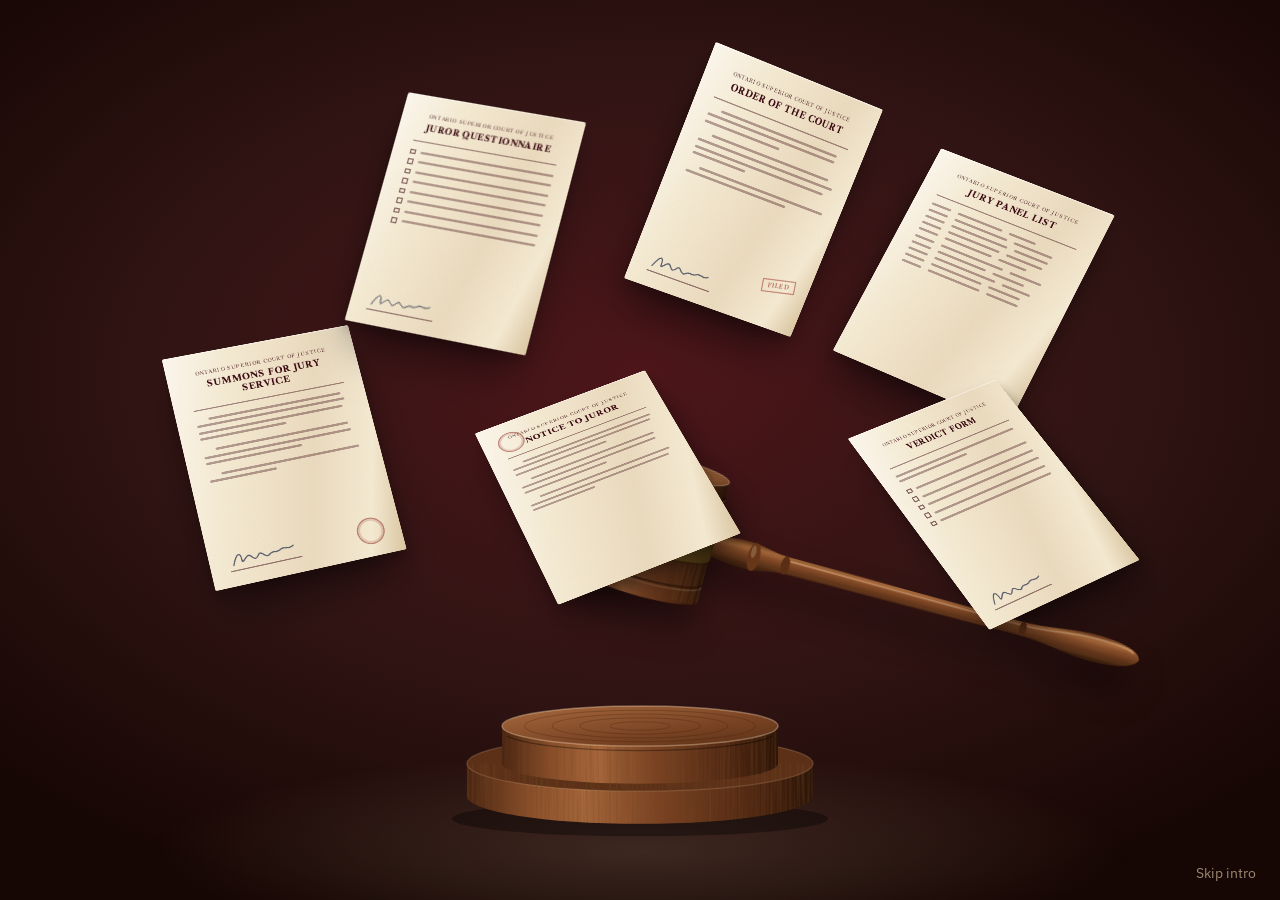
<file: frontend/intro.html>
<!DOCTYPE html>
<html lang="en">
<head>
<meta charset="utf-8">
<meta name="viewport" content="width=device-width, initial-scale=1">
<title>Qubench</title>
<link rel="preconnect" href="https://fonts.googleapis.com">
<link rel="preconnect" href="https://fonts.gstatic.com" crossorigin>
<link href="https://fonts.googleapis.com/css2?family=Anton&family=Libre+Caslon+Text:wght@400;700&family=IBM+Plex+Sans:wght@400;500&display=swap" rel="stylesheet">
<style>
  :root {
    --weather: #a1937e;      /* Weather Board */
    --derby: #594836;        /* Brown Derby */
    --maroon: #4d1519;       /* Maroon Oak */
    --seal: #301413;         /* Seal Brown */
    --soy: #170704;          /* Soy Sauce */
    --walnut: #302622;
    --walnut-deep: #1a1210;
    --oxblood: #67343a;
    --burgundy: #800020;
    --tobacco: #9a704f;
    --aged-paper: #d4be9d;
    --parchment: #ede2cf;
    --cream: #fff5e1;
    --paper: #f7ecd4;
    --ink: #3b0a12;
    --brass: #b38b3c;
    --cream-text: var(--parchment);
    --muted-text: var(--aged-paper);
  }
  * { box-sizing: border-box; margin: 0; padding: 0; }
  html, body { height: 100%; }
  body {
    overflow: hidden;
    background: radial-gradient(ellipse 70% 62% at 50% 42%, var(--maroon) 0%, var(--seal) 55%, var(--soy) 100%);
    color: var(--cream-text);
    font-family: "IBM Plex Sans", system-ui, sans-serif;
  }
  .viewport { position: fixed; inset: 0; display: grid; place-items: center; perspective: 1600px; }
  .stage { position: relative; width: 1000px; height: 700px; transform-origin: center; }
  .stage.tap { animation: tap 0.28s ease-out; }
  @keyframes tap { 0% { translate: 0 0; } 25% { translate: 0 1.6px; } 55% { translate: 0 -0.6px; } 100% { translate: 0 0; } }

  /* soft light pool on the "table" */
  .floor {
    position: absolute; left: 50%; top: 585px; width: 820px; height: 170px; translate: -50% 0;
    background: radial-gradient(ellipse at center, rgba(212, 190, 157, .16), transparent 68%);
  }

  /* ---------- Papers ---------- */
  .papers { position: absolute; inset: 0; z-index: 3; pointer-events: none; isolation: isolate; transform: translateZ(0); perspective: 1600px; }
  .paper {
    position: absolute; left: 0; top: 0; width: 152px; height: 197px;
    padding: 15px 15px 12px;
    border-radius: 1.5px;
    background:
      url("data:image/svg+xml;utf8,<svg xmlns='http://www.w3.org/2000/svg' width='160' height='160'><filter id='n'><feTurbulence type='fractalNoise' baseFrequency='.9' numOctaves='2' stitchTiles='stitch'/><feColorMatrix values='0 0 0 0 .35  0 0 0 0 .3  0 0 0 0 .22  0 0 0 .09 0'/></filter><rect width='100%' height='100%' filter='url(%23n)'/></svg>"),
      linear-gradient(104deg, #fffaf0 0%, var(--paper) 26%, #ecdcc0 62%, #f7ecd4 86%, #dcc8a3 100%);
    box-shadow: 0 1px 0 rgba(255,255,255,.4) inset, 0 22px 34px -8px rgba(0, 0, 0, .5), 0 6px 10px rgba(0,0,0,.18);
    will-change: transform;
    color: var(--ink);
    font-family: "Libre Caslon Text", Georgia, serif;
    overflow: hidden;
  }
  .paper .court { font-size: 4.2px; letter-spacing: .14em; text-align: center; opacity: .75; }
  .paper h4 { font-size: 7.4px; font-weight: 700; letter-spacing: .06em; text-align: center; margin: 3px 0 7px; }
  .paper .rule { height: .6px; background: var(--ink); opacity: .45; margin: 0 0 7px; }
  .paper .line { height: 2px; background: var(--ink); opacity: .36; margin-bottom: 3.6px; border-radius: 1px; }
  .paper .gap { height: 4px; }
  .paper .q { display: flex; align-items: center; gap: 4px; margin-bottom: 4px; }
  .paper .q .box { width: 4.5px; height: 4.5px; border: .6px solid var(--ink); opacity: .6; flex: none; }
  .paper .q .line { flex: 1; margin: 0; }
  .paper .row { display: flex; gap: 6px; margin-bottom: 4.2px; }
  .paper .row .line { margin: 0; }
  .paper .seal {
    position: absolute; width: 22px; height: 22px; border-radius: 50%;
    border: 1.1px solid rgba(140, 40, 30, .55);
    box-shadow: 0 0 0 1.6px rgba(140,40,30,.18) inset;
  }
  .paper .stamp {
    position: absolute; right: 12px; bottom: 30px; padding: 2px 4px; rotate: -12deg;
    font: 700 5px/1 "Libre Caslon Text", serif; letter-spacing: .12em;
    color: rgba(150, 40, 30, .6); border: .8px solid rgba(150, 40, 30, .5);
  }
  .paper svg.sig { position: absolute; left: 16px; bottom: 13px; width: 52px; height: 16px; }
  .paper .sigline { position: absolute; left: 15px; bottom: 12px; width: 56px; height: .6px; background: var(--ink); opacity: .5; }

  /* ---------- Block, gavel, effects ---------- */
  .block { position: absolute; z-index: 2; left: 500px; top: 548px; translate: -50% 0; width: 300px; height: 110px; }
  .block svg, .gavel svg { width: 100%; height: 100%; overflow: visible; }
  .contact {
    position: absolute; z-index: 2; left: 500px; top: 566px; width: 120px; height: 18px; translate: -50% -50%;
    border-radius: 50%; background: radial-gradient(ellipse, rgba(0,0,0,.55), transparent 70%);
    opacity: .15; scale: 1.6; transition: opacity .5s ease, scale .5s ease;
  }
  .contact.near { opacity: .7; scale: 1; transition: opacity .1s ease-in, scale .1s ease-in; }
  .ring {
    position: absolute; left: 500px; top: 566px; width: 210px; height: 36px; translate: -50% -50%;
    border: 1px solid rgba(237, 226, 207, .35); border-radius: 50%; opacity: 0;
  }
  .ring.go { animation: ring 0.8s ease-out forwards; }
  @keyframes ring { 0% { opacity: .6; } 100% { opacity: 0; width: 560px; height: 96px; } }

  .gavel {
    position: absolute; z-index: 2; width: 470px; height: 150px;
    left: 440px;  /* head centre (x=60) over block centre (500) */
    top: 438px;   /* head face (y=128) on block top (566) */
    transform-origin: 452px 78px;   /* wrist pivot at the end of the handle */
    rotate: 9deg;
    filter: drop-shadow(0 18px 14px rgba(0,0,0,.42));
  }
  .gavel.lift   { transition: rotate .5s cubic-bezier(.25,.6,.35,1); rotate: 15deg; }
  .gavel.strike { transition: rotate .11s cubic-bezier(.55,0,1,.5); rotate: 0deg; }
  .gavel.rebound{ transition: rotate .09s ease-out; rotate: 2.6deg; }
  .gavel.settle { transition: rotate .28s cubic-bezier(.4,0,.6,1); rotate: .6deg; }

  /* ---------- Gavel scene: slides down and out after the bang ---------- */
  .scene { position: absolute; inset: 0; z-index: 2; }
  .scene.exit { transform: translateY(860px); transition: transform 1.15s cubic-bezier(.55,0,.8,.3); }
  .scene.gone { transform: translateY(860px); transition: none; }

  /* ---------- Hero: QUBENCH behind the Parliament cut-out ---------- */
  .hero { position: fixed; inset: 0; z-index: 1; overflow: hidden; pointer-events: none; }
  .hero .word {
    position: absolute; left: 0; right: 0; top: var(--ty, 25vh); text-align: center; white-space: nowrap;
    font-family: "Anton", "Impact", "Arial Narrow", sans-serif; font-weight: 400;
    font-size: var(--fs, 22vw); line-height: .86; letter-spacing: .005em; text-transform: uppercase;
    opacity: 0; translate: 0 4vh;
  }
  .hero .solid { color: var(--weather); }
  .hero .outline { color: transparent; -webkit-text-stroke: 2px var(--weather); z-index: 2; }
  .hero .parl {
    position: absolute; left: 50%; bottom: 0; width: var(--pw, 62vw); max-width: none; z-index: 1;
    transform: translate(-50%, 104%);
    filter: saturate(.9) contrast(1.04);
    -webkit-mask-image: linear-gradient(90deg, transparent 0, #000 9%, #000 91%, transparent 100%);
            mask-image: linear-gradient(90deg, transparent 0, #000 9%, #000 91%, transparent 100%);
  }
  .hero.show .word { opacity: 1; translate: 0 0; transition: opacity 1.1s ease, translate 1.3s cubic-bezier(.2,.75,.2,1); }
  .hero.rise .parl { transform: translate(-50%, 0); transition: transform 1.7s cubic-bezier(.16,.84,.24,1); }
  .hero .tag, .hero .tag-r { position: absolute; top: 4.5vh; font: 400 15px/1 "IBM Plex Sans", system-ui, sans-serif;
                              color: var(--weather); letter-spacing: .02em; opacity: 0; }
  .hero .tag { left: 4vw; } .hero .tag-r { right: 4vw; }
  .hero .band {
    position: absolute; right: -6vw; bottom: 6vh; width: 48vw; height: 62px; z-index: 3;
    background: var(--weather); rotate: -7deg; transform-origin: right center;
    display: flex; align-items: center; justify-content: flex-end; padding-right: 9vw;
    color: var(--soy); text-decoration: none; font: 500 18px/1 "IBM Plex Sans", system-ui, sans-serif;
    translate: 60vw 0; pointer-events: auto; box-shadow: 0 10px 30px rgba(0,0,0,.35);
  }
  .hero .band:hover { background: #b3a58f; }
  .hero .replay { position: absolute; left: 4vw; bottom: 4vh; z-index: 3; opacity: 0; pointer-events: auto; }
  .hero.done .tag, .hero.done .tag-r, .hero.done .replay { opacity: 1; transition: opacity .8s ease; }
  .hero.done .band { translate: 0 0; transition: translate .9s cubic-bezier(.2,.8,.2,1); }
  .hero.instant *, .hero.instant { transition: none !important; }

  /* ---------- (legacy title, unused) ---------- */
  .title { position: absolute; z-index: 3; left: 0; right: 0; top: 118px; text-align: center; opacity: 0; translate: 0 12px; pointer-events: none; }
  .title.show { opacity: 1; translate: 0 0; transition: opacity 1.2s ease, translate 1.3s cubic-bezier(.2,.7,.2,1); pointer-events: auto; }
  .title h1 {
    font-family: "Anton", "Impact", "Arial Narrow", sans-serif;
    font-weight: 400; font-size: 168px; line-height: .9; letter-spacing: .012em;
    text-transform: uppercase; color: var(--parchment);
    text-shadow: 0 8px 34px rgba(0,0,0,.5);
  }
  .title p { margin: 22px auto 0; max-width: 34ch; font-size: 19px; line-height: 1.5; color: var(--muted-text); }
  .actions { margin-top: 34px; display: flex; gap: 22px; justify-content: center; align-items: center; }
  .btn {
    font: 500 17px/1 "IBM Plex Sans", system-ui, sans-serif; color: var(--cream);
    background: linear-gradient(180deg, #9b1d30, var(--burgundy)); padding: 15px 30px; border-radius: 3px;
    text-decoration: none; box-shadow: 0 1px 0 rgba(255,255,255,.35) inset, 0 8px 24px rgba(0,0,0,.35);
    transition: filter .2s ease, translate .2s ease;
  }
  .btn:hover { filter: brightness(1.15); translate: 0 -1px; }
  .link { font: 400 15px/1 "IBM Plex Sans", system-ui, sans-serif; color: var(--muted-text); background: none; border: 0; cursor: pointer; text-decoration: underline; text-underline-offset: 4px; }
  .link:hover { color: var(--cream-text); }
  .btn:focus-visible, .link:focus-visible, .skip:focus-visible { outline: 2px solid var(--cream-text); outline-offset: 4px; }
  .skip { position: fixed; right: 24px; bottom: 20px; z-index: 5; font: 400 14px/1 "IBM Plex Sans", system-ui, sans-serif; color: var(--muted-text); background: none; border: 0; cursor: pointer; opacity: .7; }
  .skip:hover { opacity: 1; }
  .skip.hidden { display: none; }
</style>
</head>
<body>
<div class="hero" id="hero">
  <div class="tag">Qiskit Fall Fest 2026</div>
  <div class="tag-r">UW Quantum Club</div>
  <div class="word solid" aria-hidden="true">Qubench</div>
  <img class="parl" id="parl" alt="Supreme Court of Canada, Ottawa, at night" src="[data-uri]">
  <h1 class="word outline">Qubench</h1>
  <a class="band" id="enter" href="#">Take the bench</a>
  <button class="link replay" id="replay" type="button">Replay</button>
</div>
<div class="viewport">
  <div class="stage" id="stage">
    <div id="papers" class="papers"></div>
    <div class="scene" id="scene">
    <div class="floor"></div>

    <!-- shared SVG definitions: wood, brass, grain -->
    <svg width="0" height="0" style="position:absolute" aria-hidden="true">
      <defs>
        <filter id="grainV" x="0" y="0" width="100%" height="100%">
          <feTurbulence type="fractalNoise" baseFrequency="0.55 0.012" numOctaves="3" seed="4"/>
          <feColorMatrix values="0 0 0 0 .16  0 0 0 0 .07  0 0 0 0 .02  1.5 0 0 0 -.55"/>
        </filter>
        <filter id="grainH" x="0" y="0" width="100%" height="100%">
          <feTurbulence type="fractalNoise" baseFrequency="0.008 0.45" numOctaves="3" seed="9"/>
          <feColorMatrix values="0 0 0 0 .16  0 0 0 0 .07  0 0 0 0 .02  1.5 0 0 0 -.55"/>
        </filter>
        <!-- vertical cylinder (head, block): light from upper-left -->
        <linearGradient id="woodCylV" x1="0" x2="1">
          <stop offset="0" stop-color="#4a2511"/><stop offset=".18" stop-color="#8b4f2a"/>
          <stop offset=".34" stop-color="#a8673b"/><stop offset=".55" stop-color="#7c4323"/>
          <stop offset=".85" stop-color="#4b2410"/><stop offset="1" stop-color="#2b1407"/>
        </linearGradient>
        <!-- horizontal cylinder (handle) -->
        <linearGradient id="woodCylH" x1="0" y1="0" x2="0" y2="1">
          <stop offset="0" stop-color="#5a2e15"/><stop offset=".22" stop-color="#b0703f"/>
          <stop offset=".4" stop-color="#8c4f2a"/><stop offset=".8" stop-color="#4a2511"/>
          <stop offset="1" stop-color="#2b1407"/>
        </linearGradient>
        <radialGradient id="endGrain" cx=".42" cy=".4" r=".75">
          <stop offset="0" stop-color="#b47a4c"/><stop offset=".7" stop-color="#8a542f"/><stop offset="1" stop-color="#5e3419"/>
        </radialGradient>
        <linearGradient id="brassV" x1="0" x2="1">
          <stop offset="0" stop-color="#5e4416"/><stop offset=".16" stop-color="#b38b3c"/>
          <stop offset=".3" stop-color="#f3dc9a"/><stop offset=".42" stop-color="#c79f4e"/>
          <stop offset=".75" stop-color="#7d5d22"/><stop offset="1" stop-color="#4a3410"/>
        </linearGradient>
        <linearGradient id="blockTop" x1="0" y1="0" x2="1" y2="1">
          <stop offset="0" stop-color="#a86a3e"/><stop offset=".6" stop-color="#7a4424"/><stop offset="1" stop-color="#5a2f16"/>
        </linearGradient>
        <clipPath id="headClip"><rect x="14" y="22" width="92" height="106" rx="4"/></clipPath>
        <clipPath id="handleClip"><path id="handlePath" d="M104 70 C 118 68, 128 66, 138 67 C 150 68, 156 71, 168 71 L 360 72.5 C 380 72.5, 392 69, 410 67.5 C 432 66, 456 69, 458 78 C 456 87, 432 90, 410 88.5 C 392 87, 380 83.5, 360 83.5 L 168 85 C 156 85, 150 88, 138 89 C 128 90, 118 88, 104 86 Z"/></clipPath>
        <clipPath id="blockSideClip"><path d="M12 52 v26 a138 22 0 0 0 276 0 v-26 z M40 22 v30 a110 16 0 0 0 220 0 v-30 z"/></clipPath>
      </defs>
    </svg>

    <div class="contact" id="contact"></div>
    <div class="ring" id="ring"></div>

    <!-- Sound block -->
    <div class="block" aria-hidden="true">
      <svg viewBox="0 0 300 110">
        <ellipse cx="150" cy="96" rx="150" ry="14" fill="rgba(0,0,0,.35)"/>
        <!-- base tier -->
        <path d="M12 52 v26 a138 22 0 0 0 276 0 v-26 z" fill="url(#woodCylV)"/>
        <ellipse cx="150" cy="52" rx="138" ry="22" fill="#5c3017"/>
        <ellipse cx="150" cy="52" rx="138" ry="22" fill="none" stroke="rgba(255,220,180,.18)" stroke-width="1"/>
        <!-- top tier -->
        <path d="M40 22 v30 a110 16 0 0 0 220 0 v-30 z" fill="url(#woodCylV)"/>
        <rect x="0" y="0" width="300" height="110" filter="url(#grainV)" clip-path="url(#blockSideClip)" opacity=".55"/>
        <ellipse cx="150" cy="22" rx="110" ry="16" fill="url(#blockTop)"/>
        <g fill="none" stroke="rgba(60,25,8,.28)" stroke-width=".8">
          <ellipse cx="150" cy="22" rx="92" ry="12.5"/><ellipse cx="150" cy="22" rx="70" ry="9.6"/>
          <ellipse cx="150" cy="22" rx="48" ry="6.6"/><ellipse cx="150" cy="22" rx="24" ry="3.4"/>
        </g>
        <ellipse cx="150" cy="22" rx="110" ry="16" fill="none" stroke="rgba(255,225,190,.35)" stroke-width="1.2"/>
        <path d="M44 30 a110 16 0 0 0 212 0" fill="none" stroke="rgba(0,0,0,.35)" stroke-width="1"/>
      </svg>
    </div>

    <!-- Gavel -->
    <div class="gavel" id="gavel" aria-hidden="true">
      <svg viewBox="0 0 470 150">
        <!-- handle -->
        <use href="#handlePath" fill="url(#woodCylH)"/>
        <rect x="100" y="60" width="370" height="35" filter="url(#grainH)" clip-path="url(#handleClip)" opacity=".5"/>
        <path d="M170 74 L360 75.3 C 380 75.3, 395 71.5, 412 70.5 C 432 69.5, 448 71, 452 74" fill="none" stroke="rgba(255,220,180,.35)" stroke-width="1.4" stroke-linecap="round"/>
        <!-- turned beads on the handle -->
        <ellipse cx="140" cy="78" rx="5" ry="11.5" fill="#6b3819"/>
        <ellipse cx="139" cy="74" rx="2" ry="5" fill="rgba(255,220,180,.25)"/>
        <ellipse cx="166" cy="78" rx="3.5" ry="7.4" fill="#5a2e15"/>
        <ellipse cx="362" cy="78" rx="3" ry="6" fill="#5a2e15"/>

        <!-- head: upright turned cylinder, seen slightly from above -->
        <path d="M14 26 v98 a46 8 0 0 0 92 0 v-98 z" fill="url(#woodCylV)"/>
        <rect x="0" y="0" width="120" height="150" filter="url(#grainV)" clip-path="url(#headClip)" opacity=".55"/>
        <!-- turned grooves near each end -->
        <path d="M14 38 a46 8 0 0 0 92 0" fill="none" stroke="rgba(30,12,4,.55)" stroke-width="1.6"/>
        <path d="M14 40.5 a46 8 0 0 0 92 0" fill="none" stroke="rgba(255,220,180,.18)" stroke-width="1"/>
        <path d="M14 110 a46 8 0 0 0 92 0" fill="none" stroke="rgba(30,12,4,.55)" stroke-width="1.6"/>
        <path d="M14 112.5 a46 8 0 0 0 92 0" fill="none" stroke="rgba(255,220,180,.18)" stroke-width="1"/>
        <!-- brass band -->
        <path d="M13 62 v28 a47 8 0 0 0 94 0 v-28 a47 8 0 0 1 -94 0 z" fill="url(#brassV)"/>
        <path d="M13 62 a47 8 0 0 0 94 0" fill="none" stroke="rgba(255,240,200,.55)" stroke-width="1"/>
        <path d="M13 90 a47 8 0 0 0 94 0" fill="none" stroke="rgba(40,25,5,.55)" stroke-width="1.2"/>
        <!-- end grain face (top) -->
        <ellipse cx="60" cy="26" rx="46" ry="8" fill="url(#endGrain)"/>
        <g fill="none" stroke="rgba(70,32,12,.35)" stroke-width=".6">
          <ellipse cx="58" cy="26" rx="34" ry="5.8"/><ellipse cx="57" cy="26" rx="22" ry="3.7"/><ellipse cx="56" cy="26" rx="10" ry="1.7"/>
        </g>
        <ellipse cx="60" cy="26" rx="46" ry="8" fill="none" stroke="rgba(255,225,190,.35)" stroke-width="1"/>
        <!-- soft specular strip down the head -->
        <rect x="31" y="34" width="7" height="88" rx="3.5" fill="rgba(255,235,205,.10)"/>
      </svg>
    </div>
    </div>
  </div>
</div>
<button class="skip" id="skip" type="button">Skip intro</button>

<script>
(() => {
  const stage = document.getElementById("stage");
  const gavel = document.getElementById("gavel");
  const contact = document.getElementById("contact");
  const papersEl = document.getElementById("papers");
  const hero = document.getElementById("hero");
  const scene = document.getElementById("scene");
  const skipBtn = document.getElementById("skip");
  const reduced = window.matchMedia("(prefers-reduced-motion: reduce)").matches;

  // Where "Take the bench" goes. Change this to your app's link.
  document.getElementById("enter").href = "https://quantum-jury-fairness-lab.lovable.app/#bench";

  // Size QUBENCH to span ~92% of the screen width (capped by height), like the reference poster,
  // and size the Parliament so its tower rises into the lower half of the letters.
  function fitHero() {
    const probe = document.createElement("span");
    probe.textContent = "QUBENCH";
    probe.style.cssText = 'position:absolute;visibility:hidden;white-space:nowrap;font-family:"Anton","Impact",sans-serif;font-size:100px;letter-spacing:.005em';
    document.body.appendChild(probe);
    const w100 = probe.getBoundingClientRect().width || 330;
    probe.remove();
    const fs = Math.min(innerWidth * 0.92 / (w100 / 100), innerHeight * 0.52);
    hero.style.setProperty("--fs", fs + "px");
    // Parliament: tall enough that the Peace Tower runs through the whole word and its tip peeks above
    const img = document.getElementById("parl");
    const ratio = (img.naturalWidth && img.naturalHeight) ? img.naturalHeight / img.naturalWidth : 0.62;
    const portrait = innerHeight > innerWidth * 1.2;
    const pw = portrait ? Math.min(innerWidth * 1.9, innerHeight * 0.6 / ratio)   // phones: crop wings off-screen
                        : Math.min(innerWidth * 0.96, innerHeight * 0.74 / ratio);
    hero.style.setProperty("--pw", pw + "px");
    const towerTop = innerHeight - pw * ratio;                // top of the roof
    const textH = fs * 0.86;
    hero.style.setProperty("--ty", Math.max(innerHeight * 0.1, towerTop - fs * 0.42) + "px");
  }
  window.addEventListener("resize", fitHero);
  document.getElementById("parl").addEventListener("load", fitHero);
  (document.fonts ? document.fonts.ready : Promise.resolve()).then(fitHero); fitHero();

  function fit() {
    const s = Math.min(window.innerWidth / 1000, window.innerHeight / 700) * 0.98;
    stage.style.transform = `scale(${s})`;
  }
  window.addEventListener("resize", fit); fit();

  // ---------- realistic document contents ----------
  const rnd = (a, b) => a + Math.random() * (b - a);
  const line = (w) => `<div class="line" style="width:${w}%"></div>`;
  const para = (n, indent = true) => {
    let h = "";
    for (let i = 0; i < n; i++) {
      const last = i === n - 1;
      const w = last ? rnd(35, 75) : rnd(93, 100);
      h += `<div class="line" style="width:${w}%;${i === 0 && indent ? "margin-left:8%;width:" + (w - 8) + "%" : ""}"></div>`;
    }
    return h + '<div class="gap"></div>';
  };
  const sig = `<div class="sigline"></div><svg class="sig" viewBox="0 0 52 16"><path d="M2 12 C 6 2, 9 2, 9 9 C 9 14, 13 4, 16 7 C 18 9, 19 12, 22 8 C 25 3, 27 13, 31 9 C 34 6, 36 10, 40 7 C 43 5, 46 9, 50 6" fill="none" stroke="#24304a" stroke-width="1" stroke-linecap="round" opacity=".75"/></svg>`;
  const header = (t) => `<div class="court">ONTARIO SUPERIOR COURT OF JUSTICE</div><h4>${t}</h4><div class="rule"></div>`;

  const docs = [
    () => header("SUMMONS FOR JURY SERVICE") + para(4) + para(3) + para(2) + sig +
          `<div class="seal" style="right:13px;bottom:10px"></div>`,
    () => header("JUROR QUESTIONNAIRE") +
          Array.from({ length: 8 }, () => `<div class="q"><div class="box"></div>${line(rnd(60, 100))}</div>`).join("") + sig,
    () => header("ORDER OF THE COURT") + para(3) + para(4) + para(2) + `<div class="stamp">FILED</div>` + sig,
    () => header("JURY PANEL LIST") +
          Array.from({ length: 10 }, () => `<div class="row">${line(14)}${line(rnd(30, 44))}${line(rnd(18, 28))}</div>`).join(""),
    () => header("NOTICE TO JUROR") + para(3) + para(3) + para(3) + `<div class="seal" style="left:13px;top:12px"></div>`,
    () => header("VERDICT FORM") + para(2, false) +
          Array.from({ length: 5 }, () => `<div class="q"><div class="box"></div>${line(rnd(55, 85))}</div>`).join("") + sig,
  ];

  // Positions like the reference: [x, y, rotate, tiltY, tiltX]
  const layout = [
    [140, 250, -13, 16, 14], [285, 68, 11, -12, 10], [515, 52, 19, 20, -8],
    [690, 118, 25, -18, 14], [395, 272, -22, 10, 38], [705, 292, -21, 24, 30],
  ];
  let papers = [];

  function makePapers() {
    papersEl.innerHTML = "";
    papers = layout.map(([x, y, r, ty, tx], i) => {
      const el = document.createElement("div");
      el.className = "paper";
      el.innerHTML = docs[i]();
      papersEl.appendChild(el);
      return {
        el, x, y, r, ty, tx, baseR: r, phase: i * 1.7,
        vx: 0, vy: 0, falling: false, fallT: 0,
        swayA: rnd(28, 55), swayW: rnd(1.9, 2.8), spin: rnd(-14, 14),
      };
    });
  }

  let raf = null, t0 = 0, last = 0, rush = false;
  function frame(now) {
    const t = (now - t0) / 1000, dt = Math.min(0.033, (now - last) / 1000);
    last = now;
    for (const p of papers) {
      let X, Y, R, TX, TY = p.ty;
      if (!p.falling) {
        X = p.x;
        Y = p.y + Math.sin(t * 1.05 + p.phase) * 5;
        R = p.r + Math.sin(t * 0.8 + p.phase) * 1.2;
        TX = p.tx + Math.sin(t * 0.9 + p.phase) * 3;
      } else {
        // falling-leaf motion: slow terminal speed + side-to-side sway that tilts the page
        p.fallT += dt;
        p.vy += 700 * dt;
        p.vy = Math.min(p.vy, rush ? 620 : 260);    // paper's slow terminal speed (faster once the scene exits)
        p.vy *= Math.pow(0.6, dt);
        p.x += p.vx * dt;
        p.y += p.vy * dt;
        p.r += p.spin * dt;
        const s = Math.sin(p.fallT * p.swayW + p.phase);
        const c = Math.cos(p.fallT * p.swayW + p.phase);
        X = p.x + s * p.swayA;
        Y = p.y - Math.abs(c) * 6;                  // slight lift at each end of a swing
        R = p.r + c * 14;                            // bank into the swing
        TX = p.tx * Math.exp(-p.fallT * .6) + s * 22;
        TY = p.ty + c * 10;
      }
      p.el.style.transform = `translate(${X}px, ${Y}px) rotate(${R}deg) rotateY(${TY}deg) rotateX(${TX}deg)`;
    }
    raf = requestAnimationFrame(frame);
  }

  function dropPapers() {
    for (const p of papers) {
      p.falling = true;
      p.fallT = 0;
      p.vy = rnd(-110, -60);                         // gentle jolt from the tap
      p.vx = (p.x + 76 - 500) * 0.08 + rnd(-12, 12); // drift slightly outward
    }
  }

  const timers = [];
  const at = (ms, fn) => timers.push(setTimeout(fn, ms));
  function setGavel(cls) {
    gavel.classList.remove("lift", "strike", "rebound", "settle");
    if (cls) gavel.classList.add(cls);
  }

  function impact() {
    stage.classList.remove("tap"); void stage.offsetWidth; stage.classList.add("tap");
    const ring = document.getElementById("ring");
    ring.classList.remove("go"); void ring.offsetWidth; ring.classList.add("go");
    knock();
    dropPapers();
  }

  // Short wooden knock (only if the browser allows sound)
  let audio = null;
  function knock() {
    try {
      audio = audio || new (window.AudioContext || window.webkitAudioContext)();
      if (audio.state === "suspended") return;
      const now = audio.currentTime;
      // body thump
      const o = audio.createOscillator(), g = audio.createGain();
      o.type = "sine"; o.frequency.setValueAtTime(190, now); o.frequency.exponentialRampToValueAtTime(70, now + .12);
      g.gain.setValueAtTime(.55, now); g.gain.exponentialRampToValueAtTime(.001, now + .22);
      o.connect(g).connect(audio.destination); o.start(now); o.stop(now + .25);
      // woody click
      const len = Math.floor(audio.sampleRate * .03), buf = audio.createBuffer(1, len, audio.sampleRate), d = buf.getChannelData(0);
      for (let i = 0; i < len; i++) d[i] = (Math.random() * 2 - 1) * Math.pow(1 - i / len, 3);
      const n = audio.createBufferSource(), f = audio.createBiquadFilter(), ng = audio.createGain();
      n.buffer = buf; f.type = "bandpass"; f.frequency.value = 1400; f.Q.value = 1.2; ng.gain.value = .5;
      n.connect(f).connect(ng).connect(audio.destination); n.start(now);
    } catch (e) { /* sound is optional */ }
  }

  function showFinal() {
    timers.forEach(clearTimeout); timers.length = 0;
    if (raf) cancelAnimationFrame(raf);
    papersEl.innerHTML = ""; papers = [];
    setGavel(null); contact.classList.remove("near");
    scene.classList.remove("exit"); scene.classList.add("gone");
    hero.classList.add("instant", "show", "rise", "done");
    skipBtn.classList.add("hidden");
  }

  function play() {
    timers.forEach(clearTimeout); timers.length = 0;
    if (raf) cancelAnimationFrame(raf);
    gavel.style.transition = ""; gavel.style.rotate = "";
    hero.classList.remove("instant", "show", "rise", "done");
    scene.classList.remove("exit", "gone"); rush = false;
    skipBtn.classList.remove("hidden");
    contact.classList.remove("near");
    setGavel(null);
    makePapers();
    t0 = last = performance.now();
    raf = requestAnimationFrame(frame);

    at(650, () => setGavel("lift"));                        // small wrist lift
    at(1300, () => { setGavel("strike"); contact.classList.add("near"); });
    at(1410, () => { impact(); setGavel("rebound"); });     // knock
    at(1500, () => { setGavel("settle"); contact.classList.remove("near"); });
    at(2150, () => {                                         // gavel + block sink away, papers follow
      scene.classList.add("exit"); rush = true;
      for (const p of papers) p.vy = Math.max(p.vy, 0) + rnd(140, 260);
    });
    at(3000, () => hero.classList.add("show"));             // QUBENCH appears
    at(3250, () => hero.classList.add("rise"));             // Parliament emerges from the bottom
    at(4700, () => { hero.classList.add("done"); skipBtn.classList.add("hidden"); });
    at(6500, () => { if (raf) cancelAnimationFrame(raf); papersEl.innerHTML = ""; });
  }

  document.getElementById("replay").addEventListener("click", () => {
    if (audio && audio.state === "suspended") audio.resume();
    else if (!audio) { try { audio = new (window.AudioContext || window.webkitAudioContext)(); } catch (e) {} }
    play();
  });
  skipBtn.addEventListener("click", showFinal);
  if (reduced) showFinal(); else play();
})();
</script>
</body>
</html>
</file>
